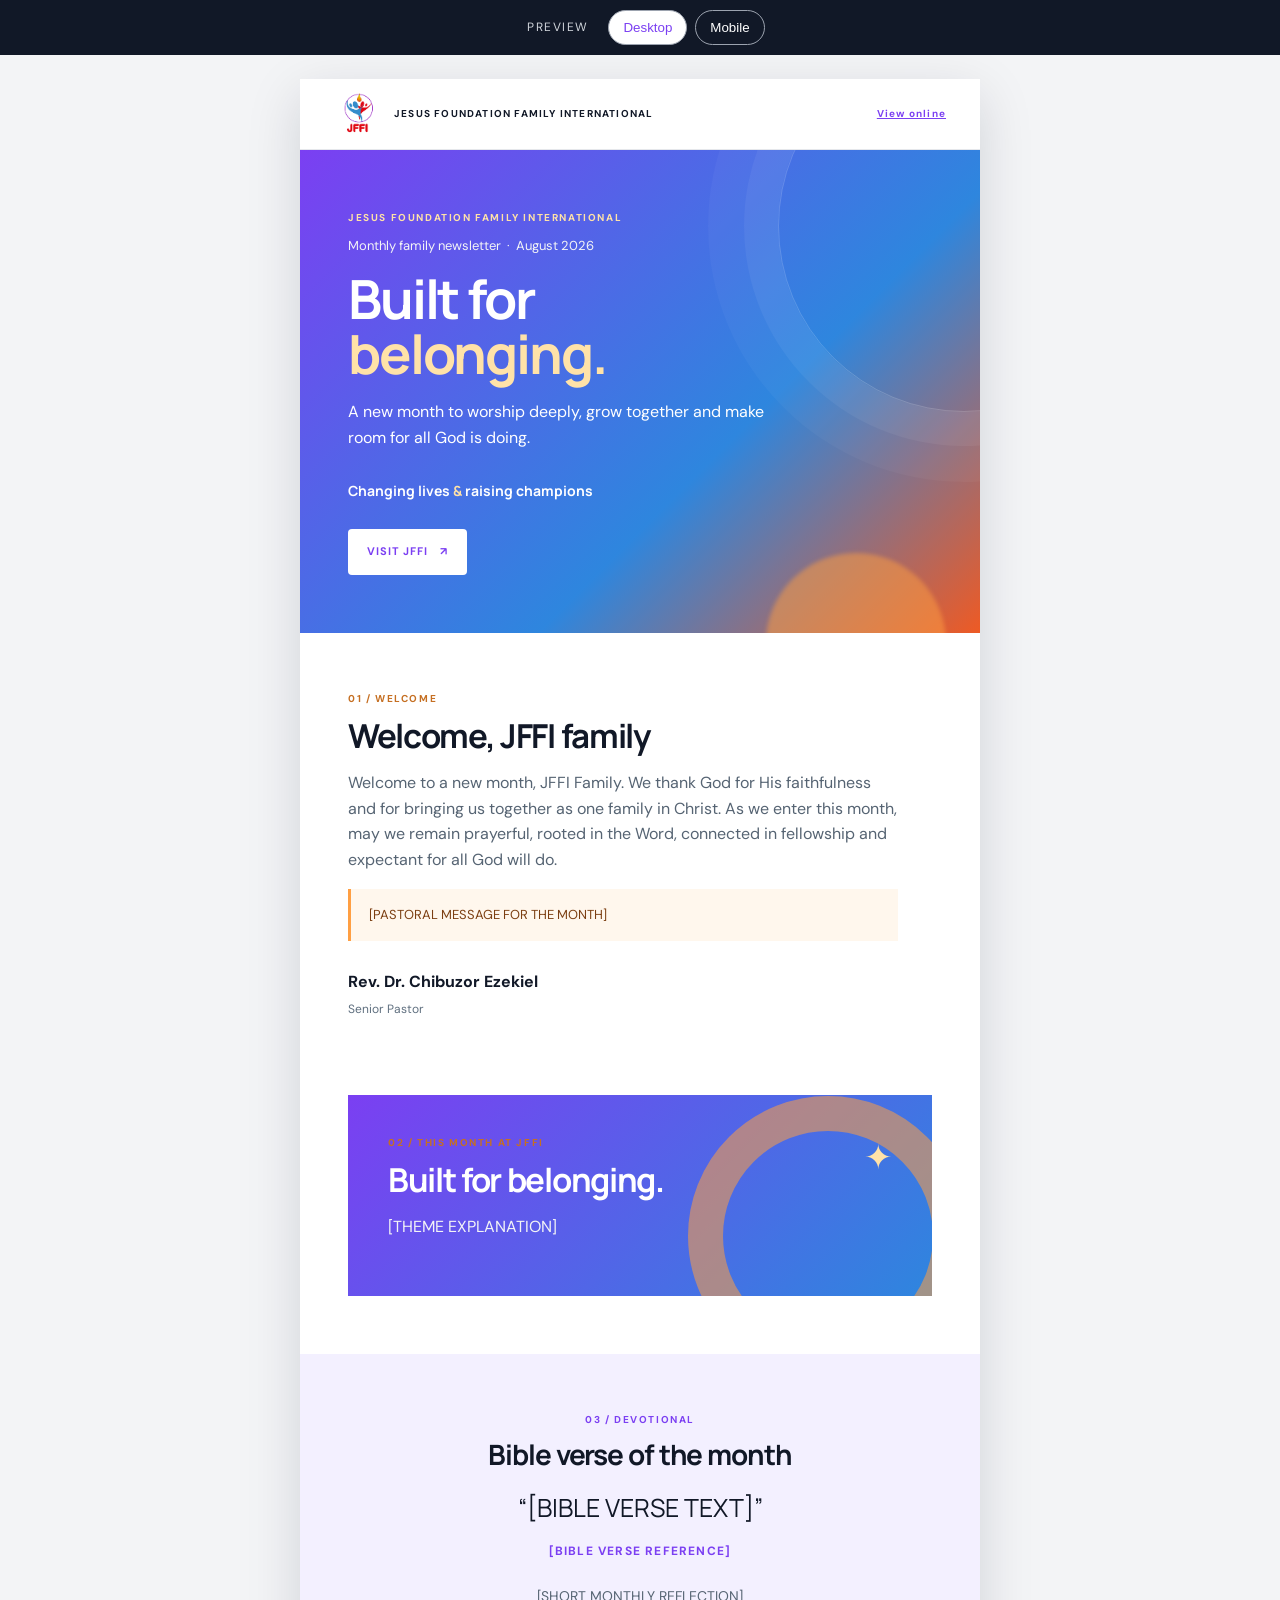
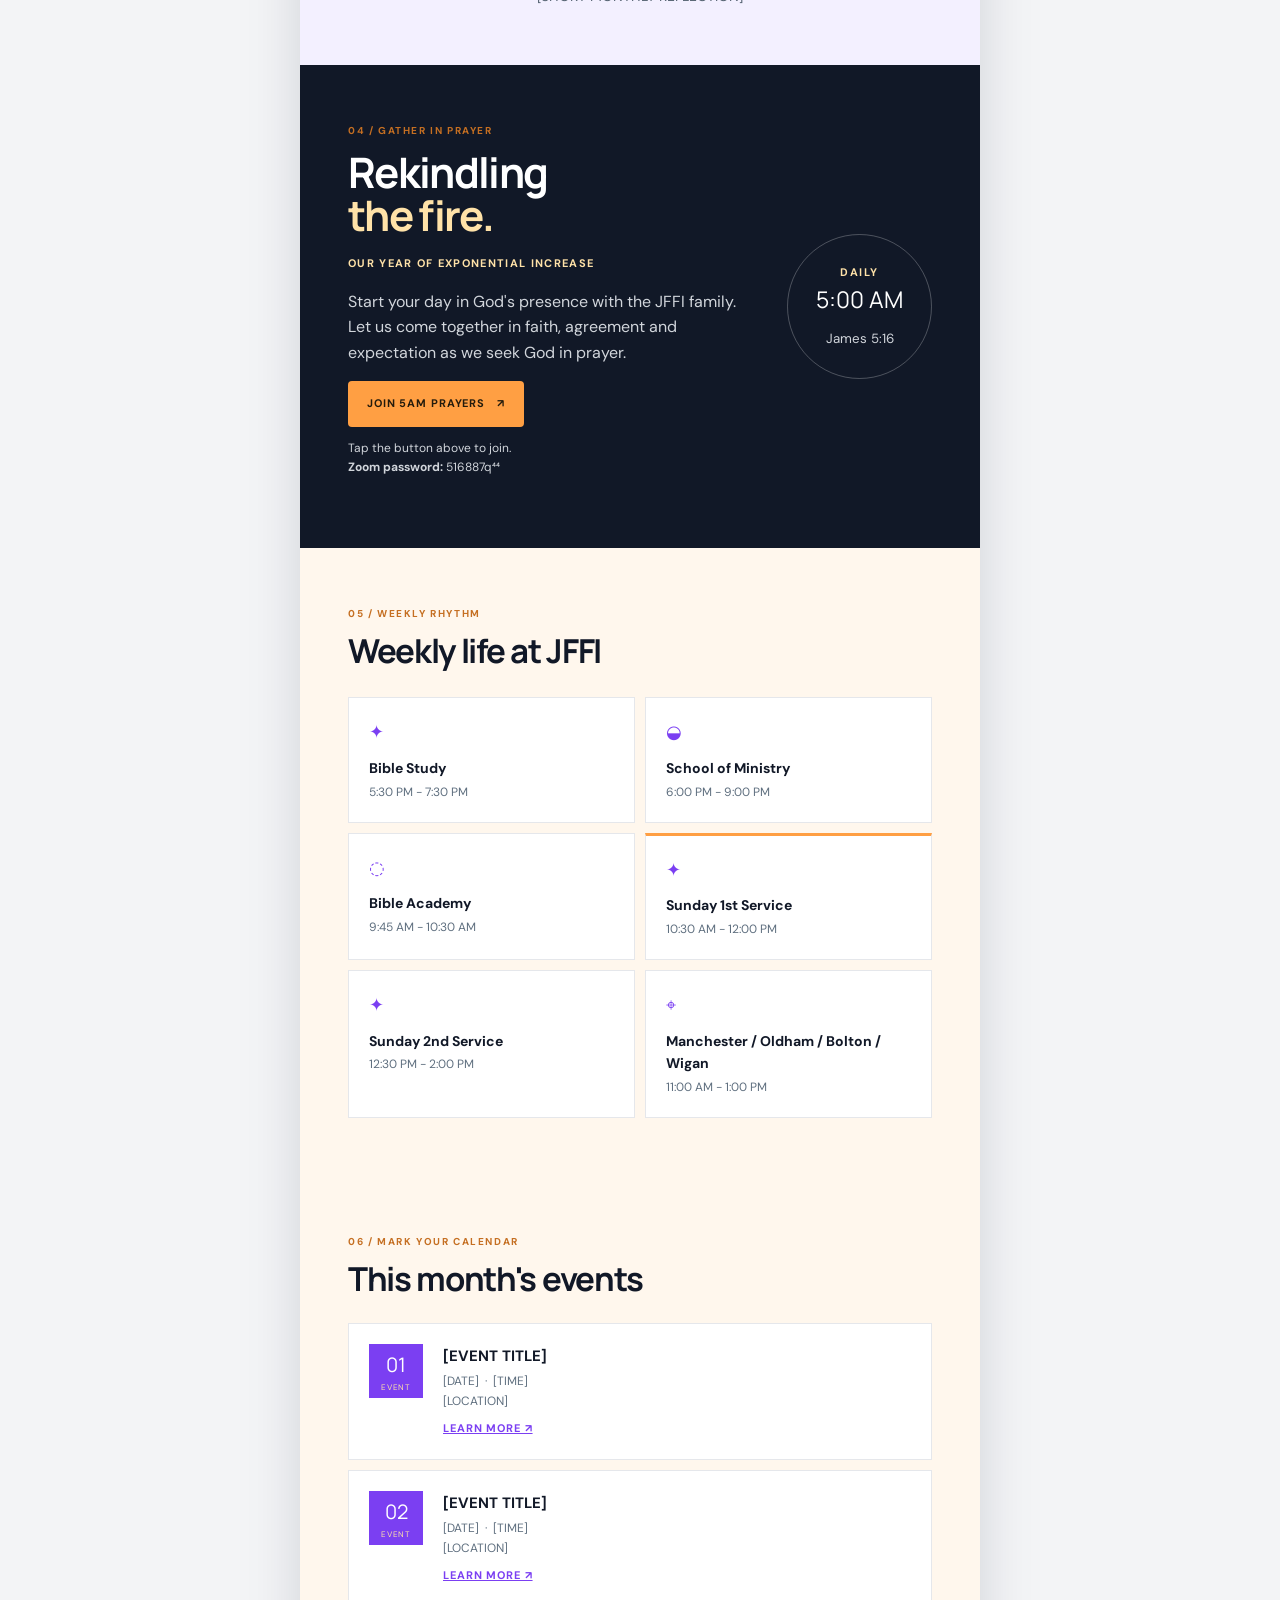
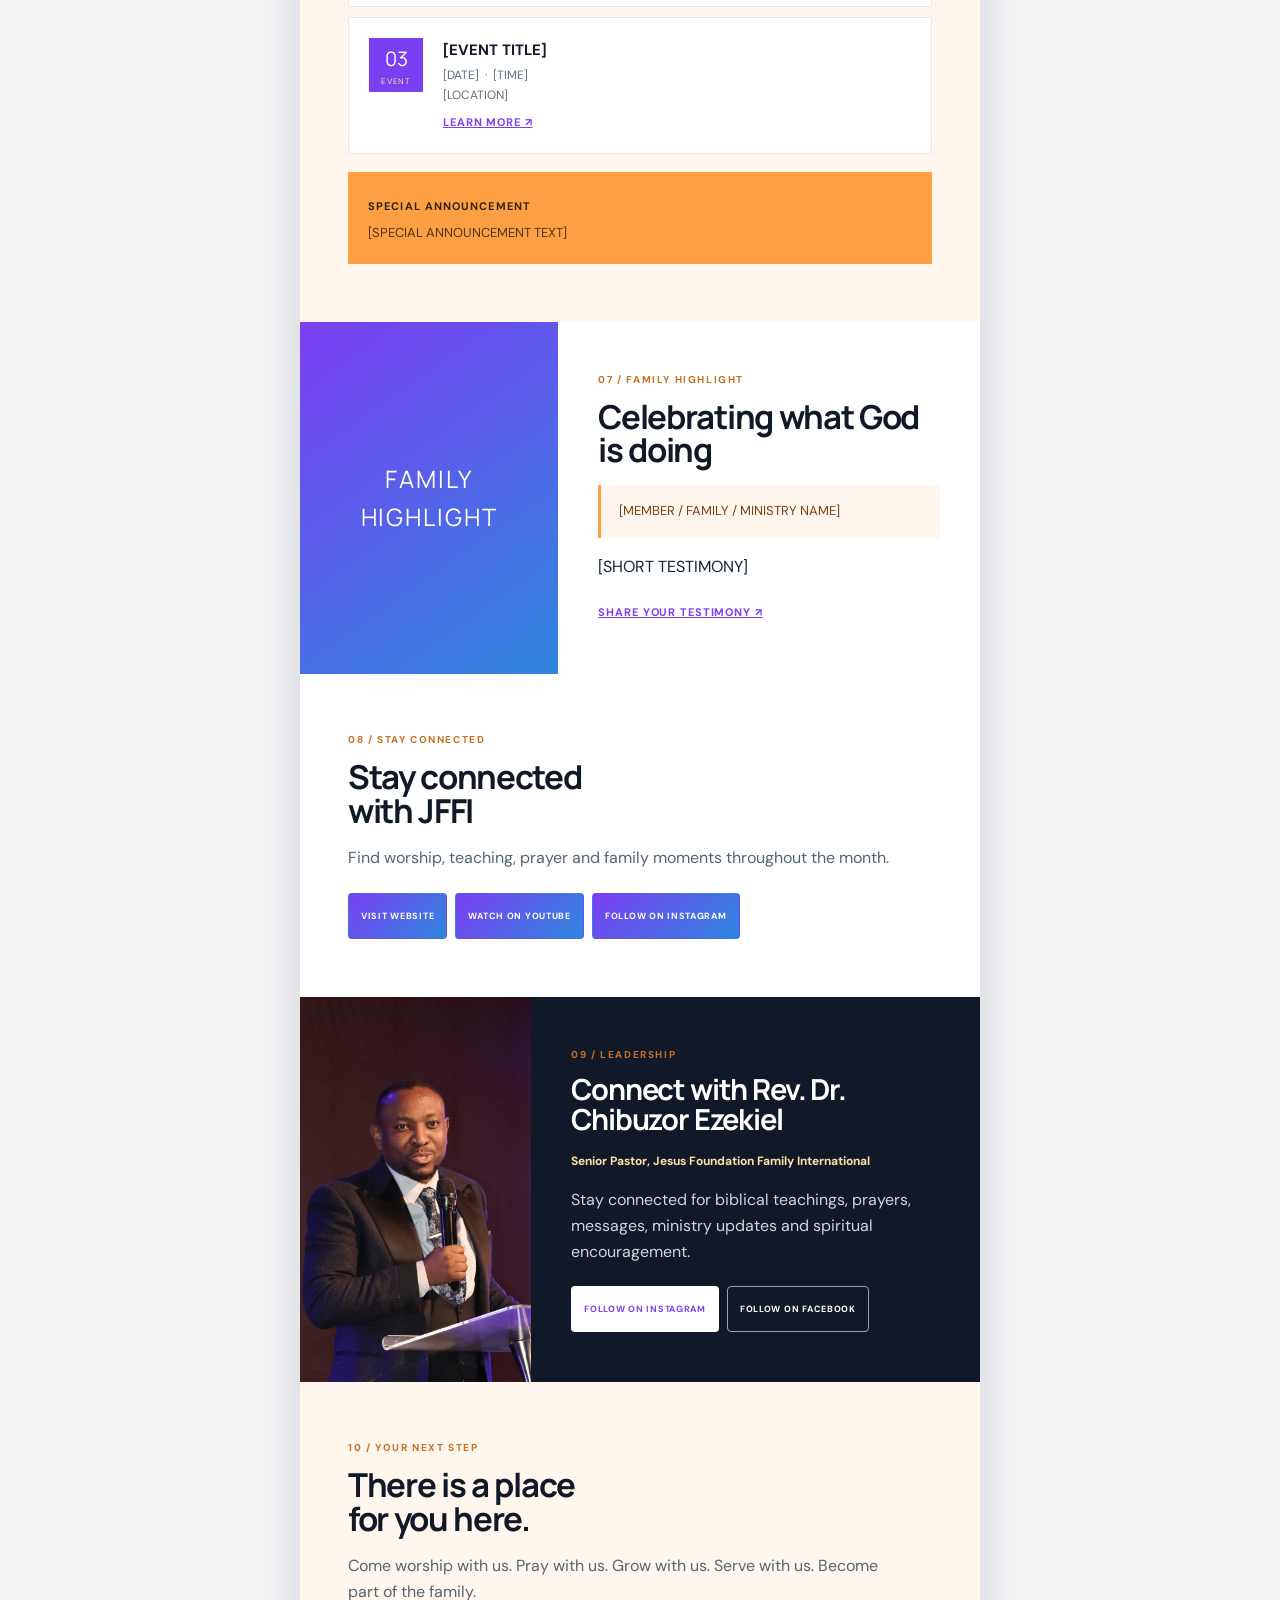
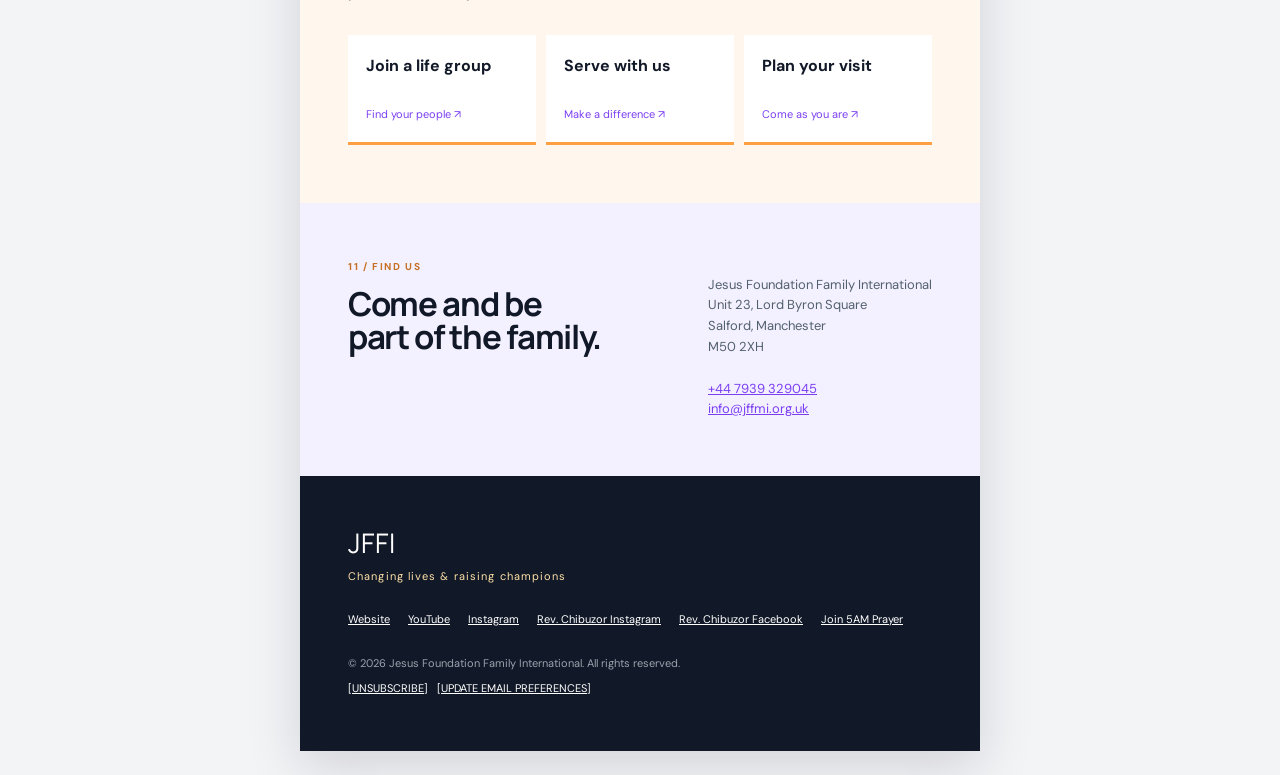
<file: index.html>
<!doctype html>
<html lang="en">
<head>
  <meta charset="utf-8">
  <meta name="viewport" content="width=device-width, initial-scale=1">
  <title>JFFI Monthly Family Newsletter</title>
  <meta name="description" content="The monthly family newsletter for Jesus Foundation Family International.">
  <link rel="preconnect" href="https://fonts.googleapis.com">
  <link rel="preconnect" href="https://fonts.gstatic.com" crossorigin>
  <link href="https://fonts.googleapis.com/css2?family=DM+Sans:wght@400;500;600;700&family=Manrope:wght@700;800&display=swap" rel="stylesheet">
  <link rel="stylesheet" href="styles.css">
</head>
<body>
  <!--
    JFFI MONTHLY NEWSLETTER UPDATE CHECKLIST
    1. Month / Year  2. Theme  3. Theme introduction  4. Bible verse
    5. Scripture reflection  6. Pastoral message  7. Events
    8. Special announcement  9. Testimony  10. Images  11. Check all links
    12. Preview desktop  13. Preview mobile  14. Send test email

    ACL: Persistent JFFI links
    Website: https://www.jffi.org/
    YouTube: https://www.youtube.com/@jesusfoundationfamily
    Instagram: https://www.instagram.com/jesusfoundationfamily/
    Pastor Instagram: https://www.instagram.com/chibuzor_ezekiel/
    Pastor Facebook: https://www.facebook.com/pastorchibuzor
    Prayer Zoom: https://us04web.zoom.us/j/4757344359?pwd=Nm5sb29ndlJpcHVSc3JwTkI5MUhjdz09
    Services: https://www.jffi.org/services
    Serve: https://www.jffi.org/serve
  -->
  <div class="dev-toolbar" aria-label="Preview controls">
    <span class="toolbar-label">Preview</span>
    <button class="preview-control is-active" data-width="680">Desktop</button>
    <button class="preview-control" data-width="375">Mobile</button>
  </div>
  <main class="newsletter-shell" id="newsletter">
    <div class="utility-bar"><span class="utility-brand"><img class="utility-logo" src="assets/jffi-logo.png" alt="Jesus Foundation Family International logo"><span>JESUS FOUNDATION FAMILY INTERNATIONAL</span></span><a href="#newsletter">View online</a></div>
    <header class="hero"><div class="hero-glow"></div><p class="eyebrow">JESUS FOUNDATION FAMILY INTERNATIONAL</p><p class="hero-kicker">Monthly family newsletter &nbsp;·&nbsp; August 2026</p><!-- ACL: Monthly theme content --><h1>Built for<br><em>belonging.</em></h1><p class="hero-intro">A new month to worship deeply, grow together and make room for all God is doing.</p><p class="brand-line">Changing lives <span>&amp;</span> raising champions</p><a class="button button-light" href="https://www.jffi.org/" target="_blank" rel="noopener">Visit JFFI <span aria-hidden="true">↗</span></a></header>
    <section class="section welcome" aria-labelledby="welcome-heading"><div class="section-number">01 / WELCOME</div><h2 id="welcome-heading">Welcome, JFFI family</h2><p>Welcome to a new month, JFFI Family. We thank God for His faithfulness and for bringing us together as one family in Christ. As we enter this month, may we remain prayerful, rooted in the Word, connected in fellowship and expectant for all God will do.</p><!-- ACL: Monthly pastoral message --><p class="editable">[PASTORAL MESSAGE FOR THE MONTH]</p><p class="signature">Rev. Dr. Chibuzor Ezekiel<br><span>Senior Pastor</span></p></section>
    <section class="section theme-section" aria-labelledby="theme-heading"><div class="theme-card"><div class="sun-mark" aria-hidden="true">✦</div><div class="section-number">02 / THIS MONTH AT JFFI</div><!-- ACL: Monthly theme --><h2 id="theme-heading">Built for belonging.</h2><p>[THEME EXPLANATION]</p></div></section>
    <section class="scripture-band" aria-labelledby="scripture-heading"><div class="section-number">03 / DEVOTIONAL</div><h2 id="scripture-heading">Bible verse of the month</h2><!-- ACL: Monthly Bible verse --><p class="verse">“[BIBLE VERSE TEXT]”</p><p class="reference">[BIBLE VERSE REFERENCE]</p><p class="reflection">[SHORT MONTHLY REFLECTION]</p></section>
    <section class="section prayer-section" aria-labelledby="prayer-heading"><div class="prayer-copy"><div class="section-number">04 / GATHER IN PRAYER</div><h2 id="prayer-heading">Rekindling<br><em>the fire.</em></h2><p class="prayer-subhead">OUR YEAR OF EXPONENTIAL INCREASE</p><p>Start your day in God's presence with the JFFI family. Let us come together in faith, agreement and expectation as we seek God in prayer.</p><a class="button button-gold" href="https://us04web.zoom.us/j/4757344359?pwd=Nm5sb29ndlJpcHVSc3JwTkI5MUhjdz09" target="_blank" rel="noopener">Join 5AM prayers <span aria-hidden="true">↗</span></a><p class="tap-note">Tap the button above to join.<br><strong>Zoom password:</strong> 516887q⁴⁴</p></div><div class="time-block"><strong>DAILY</strong><span>5:00 AM</span><small>James 5:16</small></div></section>
    <section class="section schedule" aria-labelledby="schedule-heading"><div class="section-number">05 / WEEKLY RHYTHM</div><h2 id="schedule-heading">Weekly life at JFFI</h2><div class="schedule-grid"><article class="schedule-item"><span class="schedule-icon">✦</span><h3>Bible Study</h3><p>5:30 PM - 7:30 PM</p></article><article class="schedule-item"><span class="schedule-icon">◒</span><h3>School of Ministry</h3><p>6:00 PM - 9:00 PM</p></article><article class="schedule-item"><span class="schedule-icon">◌</span><h3>Bible Academy</h3><p>9:45 AM - 10:30 AM</p></article><article class="schedule-item featured"><span class="schedule-icon">✦</span><h3>Sunday 1st Service</h3><p>10:30 AM - 12:00 PM</p></article><article class="schedule-item"><span class="schedule-icon">✦</span><h3>Sunday 2nd Service</h3><p>12:30 PM - 2:00 PM</p></article><article class="schedule-item"><span class="schedule-icon">⌖</span><h3>Manchester / Oldham / Bolton / Wigan</h3><p>11:00 AM - 1:00 PM</p></article></div></section>
    <section class="section events" aria-labelledby="events-heading"><div class="section-number">06 / MARK YOUR CALENDAR</div><h2 id="events-heading">This month's events</h2><div class="event-list"><!-- ACL: Monthly event cards --><article class="event-card"><div class="event-date">01<span>EVENT</span></div><div><h3>[EVENT TITLE]</h3><p>[DATE] &nbsp;·&nbsp; [TIME]</p><p>[LOCATION]</p><a href="https://www.jffi.org/" target="_blank" rel="noopener">Learn more ↗</a></div></article><article class="event-card"><div class="event-date">02<span>EVENT</span></div><div><h3>[EVENT TITLE]</h3><p>[DATE] &nbsp;·&nbsp; [TIME]</p><p>[LOCATION]</p><a href="https://www.jffi.org/" target="_blank" rel="noopener">Learn more ↗</a></div></article><article class="event-card"><div class="event-date">03<span>EVENT</span></div><div><h3>[EVENT TITLE]</h3><p>[DATE] &nbsp;·&nbsp; [TIME]</p><p>[LOCATION]</p><a href="https://www.jffi.org/" target="_blank" rel="noopener">Learn more ↗</a></div></article></div><div class="announcement"><strong>Special announcement</strong><p>[SPECIAL ANNOUNCEMENT TEXT]</p></div></section>
    <section class="highlight-section" aria-labelledby="highlight-heading"><div class="highlight-photo" role="img" aria-label="Placeholder for a JFFI family testimony photo">FAMILY<br>HIGHLIGHT</div><div><div class="section-number">07 / FAMILY HIGHLIGHT</div><h2 id="highlight-heading">Celebrating what God is doing</h2><p class="editable">[MEMBER / FAMILY / MINISTRY NAME]</p><p>[SHORT TESTIMONY]</p><a class="text-link" href="mailto:info@jffmi.org.uk?subject=JFFI%20Testimony">Share your testimony ↗</a></div></section>
    <section class="section connect" aria-labelledby="connect-heading"><div class="section-number">08 / STAY CONNECTED</div><h2 id="connect-heading">Stay connected<br>with JFFI</h2><p>Find worship, teaching, prayer and family moments throughout the month.</p><div class="link-row"><a class="button button-navy" href="https://www.jffi.org/" target="_blank" rel="noopener">Visit website</a><a class="button button-navy" href="https://www.youtube.com/@jesusfoundationfamily" target="_blank" rel="noopener">Watch on YouTube</a><a class="button button-navy" href="https://www.instagram.com/jesusfoundationfamily/" target="_blank" rel="noopener">Follow on Instagram</a></div></section>
    <section class="pastor-section" aria-labelledby="pastor-heading"><div class="portrait-placeholder" style="overflow:hidden"><img class="portrait-photo" src="assets/pastor-chibuzor.jpg" alt="Rev. Dr. Chibuzor Ezekiel speaking at a JFFI service" style="display:block;width:100%;height:100%;min-height:300px;object-fit:cover;object-position:center top"></div><div><div class="section-number">09 / LEADERSHIP</div><h2 id="pastor-heading">Connect with Rev. Dr. Chibuzor Ezekiel</h2><p class="pastor-title">Senior Pastor, Jesus Foundation Family International</p><p>Stay connected for biblical teachings, prayers, messages, ministry updates and spiritual encouragement.</p><div class="link-row"><a class="button button-light" href="https://www.instagram.com/chibuzor_ezekiel/" target="_blank" rel="noopener">Follow on Instagram</a><a class="button button-outline" href="https://www.facebook.com/pastorchibuzor" target="_blank" rel="noopener">Follow on Facebook</a></div><!-- Add Rev. Dr. Chibuzor Ezekiel YouTube URL here when confirmed --></div></section>
    <section class="section get-involved" aria-labelledby="involved-heading"><div class="section-number">10 / YOUR NEXT STEP</div><h2 id="involved-heading">There is a place<br>for you here.</h2><p>Come worship with us. Pray with us. Grow with us. Serve with us. Become part of the family.</p><div class="involved-grid"><a href="mailto:info@jffmi.org.uk?subject=Join%20a%20Life%20Group"><strong>Join a life group</strong><span>Find your people ↗</span></a><a href="https://www.jffi.org/serve" target="_blank" rel="noopener"><strong>Serve with us</strong><span>Make a difference ↗</span></a><a href="https://www.jffi.org/services" target="_blank" rel="noopener"><strong>Plan your visit</strong><span>Come as you are ↗</span></a></div></section>
    <section class="contact-band" aria-labelledby="contact-heading"><div><div class="section-number">11 / FIND US</div><h2 id="contact-heading">Come and be<br>part of the family.</h2></div><address>Jesus Foundation Family International<br>Unit 23, Lord Byron Square<br>Salford, Manchester<br>M50 2XH<br><br><a href="tel:+447939329045">+44 7939 329045</a><br><a href="mailto:info@jffmi.org.uk">info@jffmi.org.uk</a></address></section>
    <footer class="footer"><div class="footer-brand">JFFI <span>Changing lives &amp; raising champions</span></div><div class="footer-links"><a href="https://www.jffi.org/">Website</a><a href="https://www.youtube.com/@jesusfoundationfamily">YouTube</a><a href="https://www.instagram.com/jesusfoundationfamily/">Instagram</a><a href="https://www.instagram.com/chibuzor_ezekiel/">Rev. Chibuzor Instagram</a><a href="https://www.facebook.com/pastorchibuzor">Rev. Chibuzor Facebook</a><a href="https://us04web.zoom.us/j/4757344359?pwd=Nm5sb29ndlJpcHVSc3JwTkI5MUhjdz09">Join 5AM Prayer</a></div><p>© 2026 Jesus Foundation Family International. All rights reserved.</p><p><a href="mailto:info@jffmi.org.uk?subject=Unsubscribe">[UNSUBSCRIBE]</a> &nbsp; <a href="mailto:info@jffmi.org.uk?subject=Update%20email%20preferences">[UPDATE EMAIL PREFERENCES]</a></p></footer>
  </main>
  <script>const shell=document.querySelector('.newsletter-shell');document.querySelectorAll('.preview-control').forEach((control)=>control.addEventListener('click',()=>{document.querySelectorAll('.preview-control').forEach((item)=>item.classList.remove('is-active'));control.classList.add('is-active');shell.style.maxWidth=`${control.dataset.width}px`;}));</script>
</body>
</html>
</file>
<file: styles.css>
:root {
  --jffi-purple: #7b3ff2;
  --jffi-blue: #2e86de;
  --jffi-red: #ee5a24;
  --jffi-orange: #ff9f43;
  --jffi-navy: #111827;
  --jffi-warm: #fff7ed;
  --jffi-text: #172331;
  --jffi-muted: #5f6f7f;
  --line: #e5e7eb;
}

* {
  box-sizing: border-box;
}

html {
  background: #f3f4f6;
}

body {
  margin: 0;
  color: var(--jffi-text);
  font-family: "DM Sans", Arial, sans-serif;
  line-height: 1.6;
}

.dev-toolbar {
  position: sticky;
  top: 0;
  z-index: 10;
  display: flex;
  justify-content: center;
  gap: 8px;
  padding: 10px;
  background: var(--jffi-navy);
  color: #fff;
  font-size: 12px;
}

.toolbar-label {
  padding: 8px 12px;
  color: #d1d5db;
  text-transform: uppercase;
  letter-spacing: .12em;
}

.preview-control {
  border: 1px solid #9ca3af;
  border-radius: 99px;
  background: transparent;
  color: #fff;
  padding: 7px 14px;
  cursor: pointer;
}

.preview-control.is-active {
  background: #fff;
  color: var(--jffi-purple);
}

.newsletter-shell {
  max-width: 680px;
  margin: 24px auto;
  background: #fff;
  box-shadow: 0 16px 50px #11182725;
  overflow: hidden;
}

.utility-bar {
  display: flex;
  align-items: center;
  justify-content: space-between;
  gap: 18px;
  padding: 14px 34px;
  background: #fff;
  color: var(--jffi-navy);
  border-bottom: 1px solid var(--line);
  font-size: 10px;
  font-weight: 700;
  letter-spacing: .12em;
}

.utility-brand {
  display: flex;
  align-items: center;
  min-width: 0;
  gap: 12px;
}

.utility-logo {
  display: block;
  width: 48px;
  height: auto;
  flex: 0 0 auto;
}

.utility-brand span {
  min-width: 0;
}

.utility-bar a {
  color: var(--jffi-purple);
  white-space: nowrap;
}

.hero {
  position: relative;
  overflow: hidden;
  padding: 50px 48px 58px;
  background: linear-gradient(135deg, #7b3ff2 0%, #2e86de 62%, #ee5a24 100%);
  color: #fff;
}

.hero:after {
  content: "";
  position: absolute;
  width: 370px;
  height: 370px;
  right: -170px;
  top: -110px;
  border: 1px solid #ffffff2e;
  border-radius: 50%;
  box-shadow: 0 0 0 34px #ffffff0d, 0 0 0 70px #ffffff08;
}

.hero-glow {
  position: absolute;
  width: 180px;
  height: 180px;
  right: 5%;
  bottom: -100px;
  background: #ff9f4380;
  filter: blur(2px);
  border-radius: 50%;
}

.eyebrow,
.section-number {
  color: #c56f22;
  font-size: 10px;
  font-weight: 700;
  letter-spacing: .16em;
  text-transform: uppercase;
}

.hero .eyebrow {
  position: relative;
  z-index: 1;
  color: #ffe2a8;
}

.hero-kicker {
  position: relative;
  z-index: 1;
  margin: 0 0 14px;
  color: #f3f4f6;
  font-size: 13px;
}

.hero h1,
h2 {
  font-family: Manrope, Arial, sans-serif;
  letter-spacing: -.04em;
  line-height: 1.02;
}

.hero h1 {
  position: relative;
  z-index: 1;
  max-width: 480px;
  margin: 0 0 18px;
  font-size: 54px;
}

.hero h1 em,
h2 em {
  color: #ffe2a8;
  font-style: normal;
}

.hero-intro {
  position: relative;
  z-index: 1;
  max-width: 420px;
  margin: 0;
  color: #fff;
  font-size: 16px;
}

.brand-line {
  position: relative;
  z-index: 1;
  margin: 30px 0 26px;
  font-family: Manrope, Arial, sans-serif;
  font-size: 14px;
  font-weight: 700;
}

.brand-line span {
  color: #ffe2a8;
}

.button {
  display: inline-flex;
  align-items: center;
  justify-content: center;
  gap: 12px;
  min-height: 46px;
  padding: 11px 18px;
  border: 1px solid transparent;
  border-radius: 4px;
  text-decoration: none;
  font-size: 11px;
  font-weight: 700;
  letter-spacing: .08em;
  text-transform: uppercase;
}

.button-light {
  background: #fff;
  color: var(--jffi-purple);
}

.button-gold {
  background: var(--jffi-orange);
  color: #241b0c;
}

.button-navy {
  background: linear-gradient(135deg, #7b3ff2, #2e86de);
  color: #fff;
}

.button-outline {
  border-color: #ffffff99;
  color: #fff;
}

.section {
  padding: 58px 48px;
}

.welcome {
  background: #fff;
}

.section h2,
.highlight-section h2,
.pastor-section h2,
.contact-band h2 {
  margin: 12px 0 18px;
  font-size: 33px;
  color: var(--jffi-navy);
}

.section p {
  max-width: 550px;
  color: #566473;
}

.editable {
  padding: 16px 18px;
  border-left: 3px solid var(--jffi-orange);
  background: var(--jffi-warm);
  color: #7c3f12 !important;
  font-size: 13px;
}

.signature {
  margin-top: 28px !important;
  color: var(--jffi-navy) !important;
  font-weight: 700;
}

.signature span {
  font-size: 12px;
  font-weight: 400;
  color: var(--jffi-muted);
}

.theme-section {
  padding-top: 0;
  background: #fff;
}

.theme-card {
  position: relative;
  overflow: hidden;
  padding: 40px;
  background: linear-gradient(135deg, #7b3ff2, #2e86de);
  color: #fff;
}

.theme-card:after {
  content: "";
  position: absolute;
  right: -36px;
  bottom: -80px;
  width: 210px;
  height: 210px;
  border: 35px solid var(--jffi-orange);
  border-radius: 50%;
  opacity: .55;
}

.theme-card h2,
.theme-card p {
  position: relative;
  z-index: 1;
}

.theme-card h2 {
  color: #fff;
}

.theme-card p {
  color: #f3f4f6;
}

.sun-mark {
  position: absolute;
  top: 36px;
  right: 40px;
  color: #ffe2a8;
  font-size: 34px;
}

.scripture-band {
  padding: 58px 48px;
  background: #f3f0ff;
  color: var(--jffi-navy);
  text-align: center;
}

.scripture-band .section-number {
  color: var(--jffi-purple);
}

.scripture-band h2 {
  margin: 12px 0 24px;
  font-size: 28px;
}

.verse {
  max-width: 520px;
  margin: 0 auto;
  color: var(--jffi-navy);
  font-family: Manrope, Arial, sans-serif;
  font-size: 25px;
  line-height: 1.25;
}

.reference {
  margin: 18px 0 24px;
  color: var(--jffi-purple);
  font-size: 12px;
  font-weight: 700;
  letter-spacing: .1em;
  text-transform: uppercase;
}

.reflection {
  max-width: 440px;
  margin: auto;
  color: #566473;
  font-size: 14px;
}

.prayer-section {
  display: flex;
  justify-content: space-between;
  gap: 28px;
  background: var(--jffi-navy);
  color: #fff;
}

.prayer-section h2 {
  color: #fff;
  font-size: 42px;
}

.prayer-section p {
  color: #d1d5db;
}

.prayer-subhead {
  color: #ffe2a8 !important;
  font-size: 11px !important;
  font-weight: 700;
  letter-spacing: .12em;
}

.tap-note {
  font-size: 12px;
}

.time-block {
  align-self: center;
  min-width: 145px;
  padding: 23px;
  border: 1px solid #ffffff40;
  border-radius: 50%;
  aspect-ratio: 1;
  display: flex;
  flex-direction: column;
  align-items: center;
  justify-content: center;
  text-align: center;
}

.time-block strong {
  color: #ffe2a8;
  font-size: 11px;
  letter-spacing: .15em;
}

.time-block span {
  font-family: Manrope, Arial, sans-serif;
  font-size: 23px;
}

.time-block small {
  margin-top: 10px;
  color: #d1d5db;
}

.schedule,
.events,
.get-involved {
  background: var(--jffi-warm);
}

.schedule-grid {
  display: grid;
  grid-template-columns: repeat(2, 1fr);
  gap: 10px;
  margin-top: 30px;
}

.schedule-item {
  padding: 20px;
  background: #fff;
  border: 1px solid var(--line);
}

.schedule-item.featured {
  border-top: 3px solid var(--jffi-orange);
}

.schedule-icon {
  color: var(--jffi-purple);
  font-size: 18px;
}

.schedule-item h3 {
  margin: 10px 0 3px;
  color: var(--jffi-navy);
  font-size: 14px;
}

.schedule-item p,
.event-card p {
  margin: 0;
  color: var(--jffi-muted);
  font-size: 12px;
}

.event-list {
  display: grid;
  gap: 10px;
  margin-top: 28px;
}

.event-card {
  display: flex;
  gap: 20px;
  padding: 20px;
  background: #fff;
  border: 1px solid var(--line);
}

.event-date {
  display: grid;
  place-items: center;
  align-content: center;
  min-width: 54px;
  height: 54px;
  background: var(--jffi-purple);
  color: #fff;
  font-family: Manrope, Arial, sans-serif;
  font-size: 20px;
}

.event-date span {
  font-family: "DM Sans", Arial, sans-serif;
  font-size: 8px;
  letter-spacing: .1em;
  color: #ffe2a8;
}

.event-card h3 {
  margin: 0 0 4px;
  color: var(--jffi-navy);
  font-size: 15px;
}

.event-card a,
.text-link {
  display: inline-block;
  margin-top: 9px;
  color: var(--jffi-purple);
  font-size: 11px;
  font-weight: 700;
  letter-spacing: .08em;
  text-transform: uppercase;
}

.announcement {
  margin-top: 18px;
  padding: 20px;
  background: var(--jffi-orange);
  color: #302510;
}

.announcement strong {
  font-size: 11px;
  text-transform: uppercase;
  letter-spacing: .1em;
}

.announcement p {
  margin: 5px 0 0;
  color: #493817;
  font-size: 13px;
}

.highlight-section {
  display: grid;
  grid-template-columns: 38% 62%;
  background: #fff;
}

.highlight-photo,
.portrait-placeholder {
  display: grid;
  place-items: center;
  min-height: 300px;
  background: linear-gradient(145deg, #7b3ff2, #2e86de);
  color: #fff;
  font-family: Manrope, Arial, sans-serif;
  font-size: 24px;
  letter-spacing: .08em;
  text-align: center;
}

.portrait-placeholder {
  overflow: hidden;
}

.portrait-photo {
  display: block;
  width: 100%;
  height: 100%;
  min-height: 300px;
  object-fit: cover;
  object-position: center top;
}

.highlight-section > div:last-child {
  padding: 50px 40px;
}

.pastor-section {
  display: grid;
  grid-template-columns: 34% 66%;
  background: var(--jffi-navy);
  color: #fff;
}

.pastor-section > div:last-child {
  padding: 50px 40px;
}

.pastor-section h2 {
  color: #fff;
  font-size: 29px;
}

.pastor-section p {
  color: #d1d5db;
}

.pastor-title {
  color: #ffe2a8 !important;
  font-size: 12px !important;
  font-weight: 700;
}

.link-row {
  display: flex;
  flex-wrap: wrap;
  gap: 8px;
  margin-top: 22px;
}

.link-row .button {
  font-size: 9px;
  padding: 10px 12px;
}

.involved-grid {
  display: grid;
  grid-template-columns: repeat(3, 1fr);
  gap: 10px;
  margin-top: 30px;
}

.involved-grid a {
  display: flex;
  min-height: 110px;
  flex-direction: column;
  justify-content: space-between;
  padding: 18px;
  background: #fff;
  color: var(--jffi-navy);
  text-decoration: none;
  border-bottom: 3px solid var(--jffi-orange);
}

.involved-grid span {
  color: var(--jffi-purple);
  font-size: 11px;
}

.contact-band {
  display: flex;
  justify-content: space-between;
  gap: 30px;
  padding: 56px 48px;
  background: #f3f0ff;
}

.contact-band address {
  padding-top: 16px;
  color: #53616d;
  font-size: 13px;
  font-style: normal;
}

.contact-band a {
  color: var(--jffi-purple);
}

.footer {
  padding: 45px 48px;
  background: var(--jffi-navy);
  color: #d1d5db;
  font-size: 11px;
}

.footer-brand {
  margin-bottom: 25px;
  color: #fff;
  font-family: Manrope, Arial, sans-serif;
  font-size: 27px;
}

.footer-brand span {
  display: block;
  margin-top: 4px;
  color: #ffe2a8;
  font-family: "DM Sans", Arial, sans-serif;
  font-size: 11px;
  font-weight: 400;
  letter-spacing: .1em;
}

.footer-links {
  display: flex;
  flex-wrap: wrap;
  gap: 8px 18px;
  margin-bottom: 26px;
}

.footer a {
  color: #fff;
}

.footer p {
  margin: 8px 0;
  color: #9ca3af;
}

@media (max-width: 600px) {
  .newsletter-shell {
    margin: 0 auto;
  }

  .utility-bar {
    align-items: center;
    gap: 14px;
    padding: 12px 20px;
    font-size: 8px;
    letter-spacing: .08em;
  }

  .utility-logo {
    width: 42px;
  }

  .utility-brand {
    gap: 10px;
  }

  .hero,
  .section,
  .scripture-band {
    padding-left: 24px;
    padding-right: 24px;
  }

  .hero {
    padding-top: 38px;
  }

  .hero h1 {
    font-size: 45px;
  }

  .prayer-section {
    display: block;
  }

  .time-block {
    margin: 30px auto 0;
    max-width: 140px;
  }

  .schedule-grid,
  .involved-grid {
    grid-template-columns: 1fr;
  }

  .highlight-section,
  .pastor-section {
    grid-template-columns: 1fr;
  }

  .highlight-photo,
  .portrait-placeholder {
    min-height: 200px;
  }

  .portrait-photo {
    min-height: 200px;
  }

  .highlight-section > div:last-child,
  .pastor-section > div:last-child {
    padding: 36px 24px;
  }

  .contact-band {
    display: block;
    padding: 45px 24px;
  }

  .contact-band address {
    padding-top: 0;
  }

  .footer {
    padding: 38px 24px;
  }

  .dev-toolbar {
    position: static;
  }
}
</file>
